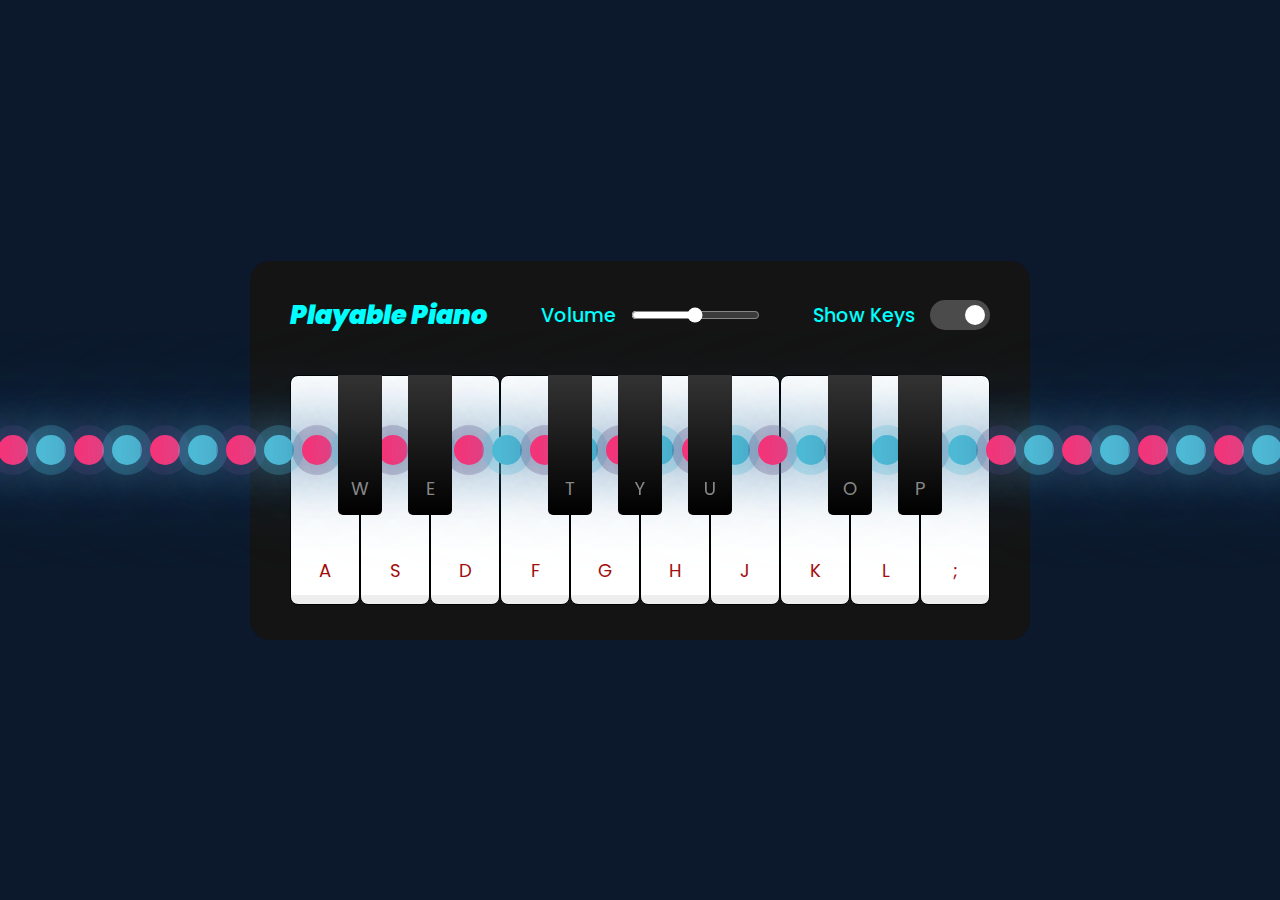
<file: index.html>
<!DOCTYPE html>
<!-- Coding By CodingNepal - youtube.com/codingnepal -->
<html lang="en" dir="ltr">
  <head>
    <meta charset="utf-8">
    <title>Playable Piano JavaScript | CodingNepal</title>
    <link rel="stylesheet" href="style.css">
    <meta name="viewport" content="width=device-width, initial-scale=1.0">
    <script src="script.js" defer></script>
  </head>
  <body>
    <div class="wrapper">
      <header>
        <h2 style="color: aqua;"><i><b>Playable Piano</b></i></h2>
        <div class="column volume-slider">
          <span style="color: aqua;">Volume</span><input type="range" min="0" max="5" value="2.5" step="any">
        </div>
        <div class="column keys-checkbox">
          <span style="color: aqua;">Show Keys</span><input type="checkbox" checked>
        </div>
      </header>
      <ul class="piano-keys">
        <li class="key white" data-key="a"><span>a</span></li>
        <li class="key black" data-key="w"><span>w</span></li>
        <li class="key white" data-key="s"><span>s</span></li>
        <li class="key black" data-key="e"><span>e</span></li>
        <li class="key white" data-key="d"><span>d</span></li>
        <li class="key white" data-key="f"><span>f</span></li>
        <li class="key black" data-key="t"><span>t</span></li>
        <li class="key white" data-key="g"><span>g</span></li>
        <li class="key black" data-key="y"><span>y</span></li>
        <li class="key white" data-key="h"><span>h</span></li>
        <li class="key black" data-key="u"><span>u</span></li>
        <li class="key white" data-key="j"><span>j</span></li>
        <li class="key white" data-key="k"><span>k</span></li>
        <li class="key black" data-key="o"><span>o</span></li>
        <li class="key white" data-key="l"><span>l</span></li>
        <li class="key black" data-key="p"><span>p</span></li>
        <li class="key white" data-key=";"><span>;</span></li>
      </ul>
    </div>

    <div class="container">
      <div class="bubbles">
      <span style="--i:11;"></span>
      <span style="--i:12;"></span>
      <span style="--i:24;"></span>
      <span style="--i:10;"></span>
      <span style="--i:14;"></span>
      <span style="--i:23;"></span>
      <span style="--i:18;"></span>
      <span style="--i:19;"></span>
      <span style="--i:20;"></span>
      <span style="--i:22;"></span>
      <span style="--i:25;"></span>
      <span style="--i:18;"></span>
      <span style="--i:21;"></span>
      <span style="--i:15;"></span>
      <span style="--i:13;"></span>
      <span style="--i:26;"></span>
      <span style="--i:17;"></span>
      <span style="--i:13;"></span>
      <span style="--i:28;"></span>
      <span style="--i:11;"></span>
      <span style="--i:12;"></span>
      <span style="--i:24;"></span>
      <span style="--i:10;"></span>
      <span style="--i:14;"></span>
      <span style="--i:23;"></span>
      <span style="--i:18;"></span>
      <span style="--i:16;"></span>
      <span style="--i:19;"></span>
      <span style="--i:20;"></span>
      <span style="--i:22;"></span>
      <span style="--i:25;"></span>
      <span style="--i:18;"></span>
      <span style="--i:21;"></span>
      <span style="--i:15;"></span>
      <span style="--i:13;"></span>
      <span style="--i:26;"></span>
      <span style="--i:17;"></span>
      <span style="--i:13;"></span>
      <span style="--i:28;"></span>
      <span style="--i:19;"></span>
      <span style="--i:20;"></span>
      <span style="--i:22;"></span>
      <span style="--i:25;"></span>
      <span style="--i:18;"></span>
      <span style="--i:21;"></span>
      <span style="--i:15;"></span>
      <span style="--i:13;"></span>
      <span style="--i:26;"></span>
      <span style="--i:17;"></span>
      <span style="--i:13;"></span>
      <span style="--i:28;"></span>
      <span style="--i:11;"></span>
      <span style="--i:12;"></span>
      <span style="--i:24;"></span>
      <span style="--i:10;"></span>
      <span style="--i:14;"></span>
      <span style="--i:23;"></span>
      <span style="--i:18;"></span>
      <span style="--i:16;"></span>
      <span style="--i:19;"></span>
      <span style="--i:20;"></span>
      <span style="--i:22;"></span>
      <span style="--i:25;"></span>
      <span style="--i:18;"></span>
      <span style="--i:21;"></span>
      <span style="--i:15;"></span>
      <span style="--i:13;"></span>
      <span style="--i:26;"></span>
      <span style="--i:17;"></span>
      <span style="--i:13;"></span>
      <span style="--i:28;"></span>
      <span style="--i:16;"></span>
      
      
 
    </div>
    </div>
    

  </body>
</html>
</file>
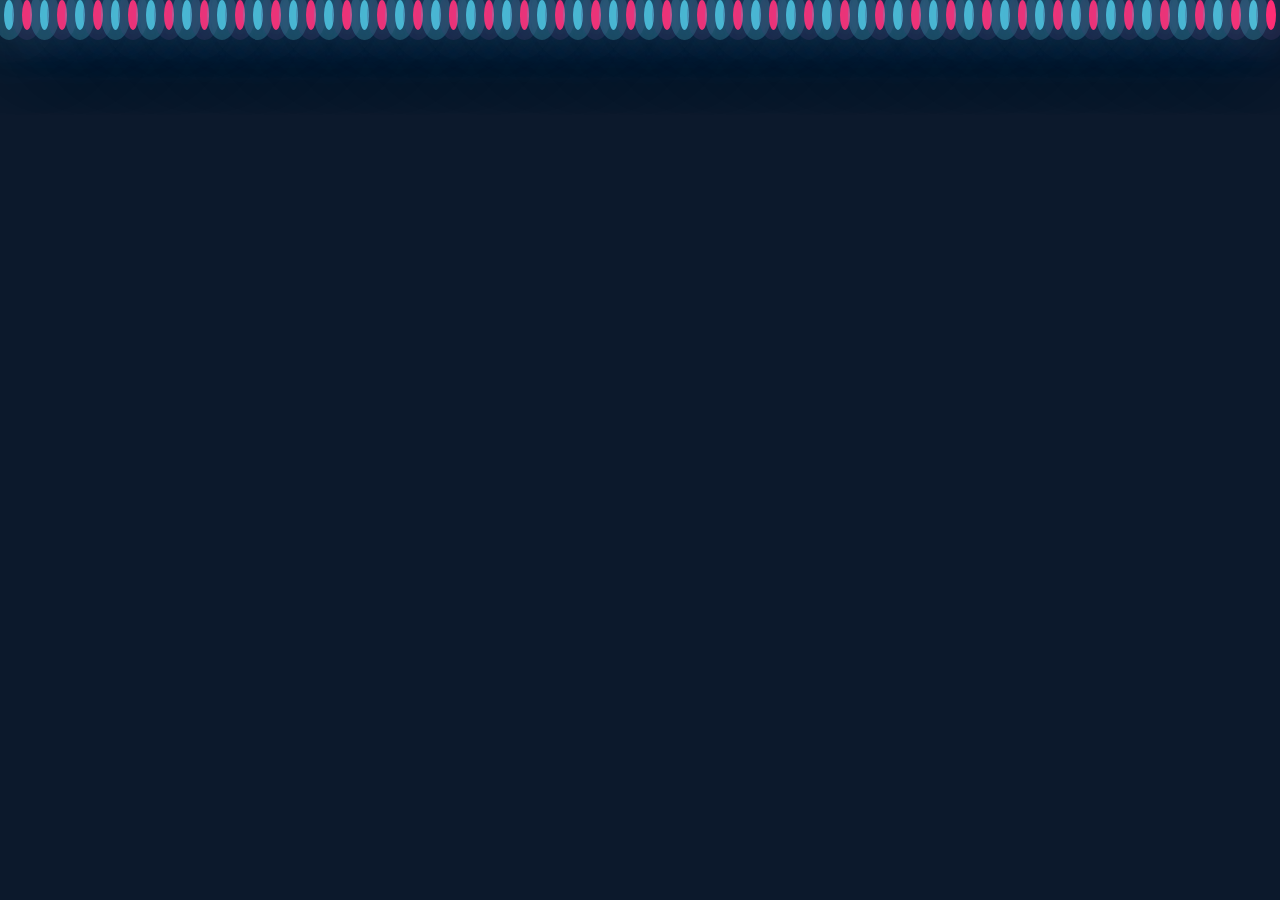
<file: back it/index.html>
<!DOCTYPE html>
 <html lang="en">
 <head>
 	<meta charset="utf-8">
 	<title>CSS ANIMATION effect</title>
 	<link rel="stylesheet" type="text/css" href="style.css">
 </head>
 <body>
 	<div class="container">
 		<div class="bubbles">
 		<span style="--i:11;"></span>
 		<span style="--i:12;"></span>
 		<span style="--i:24;"></span>
 		<span style="--i:10;"></span>
 		<span style="--i:14;"></span>
 		<span style="--i:23;"></span>
 		<span style="--i:18;"></span>
 		<span style="--i:19;"></span>
 		<span style="--i:20;"></span>
 		<span style="--i:22;"></span>
 		<span style="--i:25;"></span>
 		<span style="--i:18;"></span>
 		<span style="--i:21;"></span>
 		<span style="--i:15;"></span>
 		<span style="--i:13;"></span>
 		<span style="--i:26;"></span>
 		<span style="--i:17;"></span>
 		<span style="--i:13;"></span>
 		<span style="--i:28;"></span>
 		<span style="--i:11;"></span>
 		<span style="--i:12;"></span>
 		<span style="--i:24;"></span>
 		<span style="--i:10;"></span>
 		<span style="--i:14;"></span>
 		<span style="--i:23;"></span>
 		<span style="--i:18;"></span>
 		<span style="--i:16;"></span>
 		<span style="--i:19;"></span>
 		<span style="--i:20;"></span>
 		<span style="--i:22;"></span>
 		<span style="--i:25;"></span>
 		<span style="--i:18;"></span>
 		<span style="--i:21;"></span>
 		<span style="--i:15;"></span>
 		<span style="--i:13;"></span>
 		<span style="--i:26;"></span>
 		<span style="--i:17;"></span>
 		<span style="--i:13;"></span>
 		<span style="--i:28;"></span>
 		<span style="--i:19;"></span>
 		<span style="--i:20;"></span>
 		<span style="--i:22;"></span>
 		<span style="--i:25;"></span>
 		<span style="--i:18;"></span>
 		<span style="--i:21;"></span>
 		<span style="--i:15;"></span>
 		<span style="--i:13;"></span>
 		<span style="--i:26;"></span>
 		<span style="--i:17;"></span>
 		<span style="--i:13;"></span>
 		<span style="--i:28;"></span>
 		<span style="--i:11;"></span>
 		<span style="--i:12;"></span>
 		<span style="--i:24;"></span>
 		<span style="--i:10;"></span>
 		<span style="--i:14;"></span>
 		<span style="--i:23;"></span>
 		<span style="--i:18;"></span>
 		<span style="--i:16;"></span>
 		<span style="--i:19;"></span>
 		<span style="--i:20;"></span>
 		<span style="--i:22;"></span>
 		<span style="--i:25;"></span>
 		<span style="--i:18;"></span>
 		<span style="--i:21;"></span>
 		<span style="--i:15;"></span>
 		<span style="--i:13;"></span>
 		<span style="--i:26;"></span>
 		<span style="--i:17;"></span>
 		<span style="--i:13;"></span>
 		<span style="--i:28;"></span>
 		<span style="--i:16;"></span>
 		
 		

 	</div>
 	</div>
 	
	
 
 </body>
 </html>
</file>
<file: style.css>
/* Import Google font - Poppins */
@import url('https://fonts.googleapis.com/css2?family=Poppins:wght@400;500;600&display=swap');
* {
  margin: 0;
  padding: 0;
  box-sizing: border-box;
  font-family: 'Poppins', sans-serif;
}
body {
  display: flex;
  align-items: center;
  justify-content: center;
  min-height: 100vh;
  background: #7bb9e6;
}
.wrapper {
  padding: 35px 40px;
  border-radius: 20px;
  background: #141414;
}
.wrapper h2{
  color:white
}
.wrapper header {
  display: flex;
  color: #B2B2B2;
  align-items: center;
  justify-content: space-between;
}
header h2 {
  font-size: 1.6rem;
}
header .column {
  display: flex;
  align-items: center;
}
header span {
  font-weight: 500;
  margin-right: 15px;
  font-size: 1.19rem;
}
header input {
  outline: none;
  border-radius: 30px;
}
.volume-slider input {
  accent-color: #fff;
}
.keys-checkbox input {
  height: 30px;
  width: 60px;
  cursor: pointer;
  appearance: none;
  position: relative;
  background: #4B4B4B
}
.keys-checkbox input::before {
  content: "";
  position: absolute;
  top: 50%;
  left: 5px;
  width: 20px;
  height: 20px;
  border-radius: 50%;
  background: #8c8c8c;
  transform: translateY(-50%);
  transition: all 0.3s ease;
}
.keys-checkbox input:checked::before {
  left: 35px;
  background: #fff;
}
.piano-keys {
  display: flex;
  list-style: none;
  margin-top: 40px;
  color: royalblue;
}
.piano-keys .key {
  cursor: pointer;
  user-select: none;
  position: relative;
  text-transform: uppercase;
  color: royalblue;
}
.piano-keys .black {
  z-index: 2;
  width: 44px;
  height: 140px;
  margin: 0 -22px 0 -22px;
  border-radius: 0 0 5px 5px;
  background: linear-gradient(#333, #000);
}
.piano-keys .black.active {
  box-shadow: inset -5px -10px 10px rgba(255,255,255,0.1);
  background:linear-gradient(to bottom, #000, #434343);
}
.piano-keys .white {
  height: 230px;
  width: 70px;
  border-radius: 8px;
  border: 1px solid #000;
  background: linear-gradient(#fff 96%, #eee 4%);
}
.piano-keys .white.active {
  box-shadow: inset -5px 5px 20px rgba(0,0,0,0.2);
  background:linear-gradient(to bottom, #fff 0%, #eee 100%);
}
.piano-keys .key span {
  position: absolute;
  bottom: 20px;
  width: 100%;
  color: #a20c0c;
  font-size: 1.13rem;
  text-align: center;
}
.piano-keys .key.hide span {
  display: none;
}
.piano-keys .black span {
  bottom: 13px;
  color: #888888;
}

@media screen and (max-width: 815px) {
  .wrapper {
    padding: 25px;
  }
  header {
    flex-direction: column;
  }
  header :where(h2, .column) {
    margin-bottom: 13px;
  }
  .volume-slider input {
    max-width: 100px;
  }
  .piano-keys {
    margin-top: 20px;
  }
  .piano-keys .key:where(:nth-child(9), :nth-child(10)) {
    display: none;
  }
  .piano-keys .black {
    height: 100px;
    width: 40px;
    margin: 0 -20px 0 -20px;
  }
  .piano-keys .white {
    height: 180px;
    width: 60px;
  }
}

@media screen and (max-width: 615px) {
  .piano-keys .key:nth-child(13),
  .piano-keys .key:nth-child(14),
  .piano-keys .key:nth-child(15),
  .piano-keys .key:nth-child(16),
  .piano-keys .key :nth-child(17) {
    display: none;
  }
  .piano-keys .white {
    width: 50px;
  }
}
*
{
	margin: 0;
	padding: 0;
	box-sizing: border-box;
}
body
{
	min-height: 100vh;
	background: #0c192c; 
}
 .container{
  position: fixed;
 }
 {
 	position: relative;
 	width: 100%;
   height:100vh;
   overflow: hidden;
 }
 .bubbles
 {
 	position: relative;
 	display: flex;
 } 
 .bubbles span
 {
 	position: relative;
 	width: 30px;
 	height: 30px;
 	background: #4fc3dc;
 	margin: 0 4px;
 	border-radius: 50%;
 	box-shadow:0 0 0 10px #4fc3dc44,0 0 50px #4fc3dc,0 0 100px #4fc3dc ;
     animation: animate 15s linear infinite; 
     animation-duration: calc(125s / var(--i)); 
 }
 .bubbles span:nth-child(even)
 {
background: #ff2d75;
box-shadow:0 0 0 10px #4f3d7544, 0 0 50px #4f3d75,0 0 100px #4f3d75;
 }
 @keyframes animate
 {
   0%
   {
   	transform: translateY(100vh) scale(0);
   }
   {
   	100%
   }
   {
   	transform: translateY(-10vh) scale(1);
   }	
 }
</file>
<file: back it/style.css>
*
{
	margin: 0;
	padding: 0;
	box-sizing: border-box;
}
body
{
	min-height: 100vh;
	background: #0c192c; 
}
 .container
 {
 	position: relative;
 	width: 100%;
   height:100vh;
   overflow: hidden;
 }
 .bubbles
 {
 	position: relative;
 	display: flex;
 } 
 .bubbles span
 {
 	position: relative;
 	width: 30px;
 	height: 30px;
 	background: #4fc3dc;
 	margin: 0 4px;
 	border-radius: 50%;
 	box-shadow:0 0 0 10px #4fc3dc44,0 0 50px #4fc3dc,0 0 100px #4fc3dc ;
     animation: animate 15s linear infinite; 
     animation-duration: calc(125s / var(--i)); 
 }
 .bubbles span:nth-child(even)
 {
background: #ff2d75;
box-shadow:0 0 0 10px #4f3d7544, 0 0 50px #4f3d75,0 0 100px #4f3d75;
 }
 @keyframes animate
 {
   0%
   {
   	transform: translateY(100vh) scale(0);
   }
   {
   	100%
   }
   {
   	transform: translateY(-10vh) scale(1);
   }	
 }
</file>
